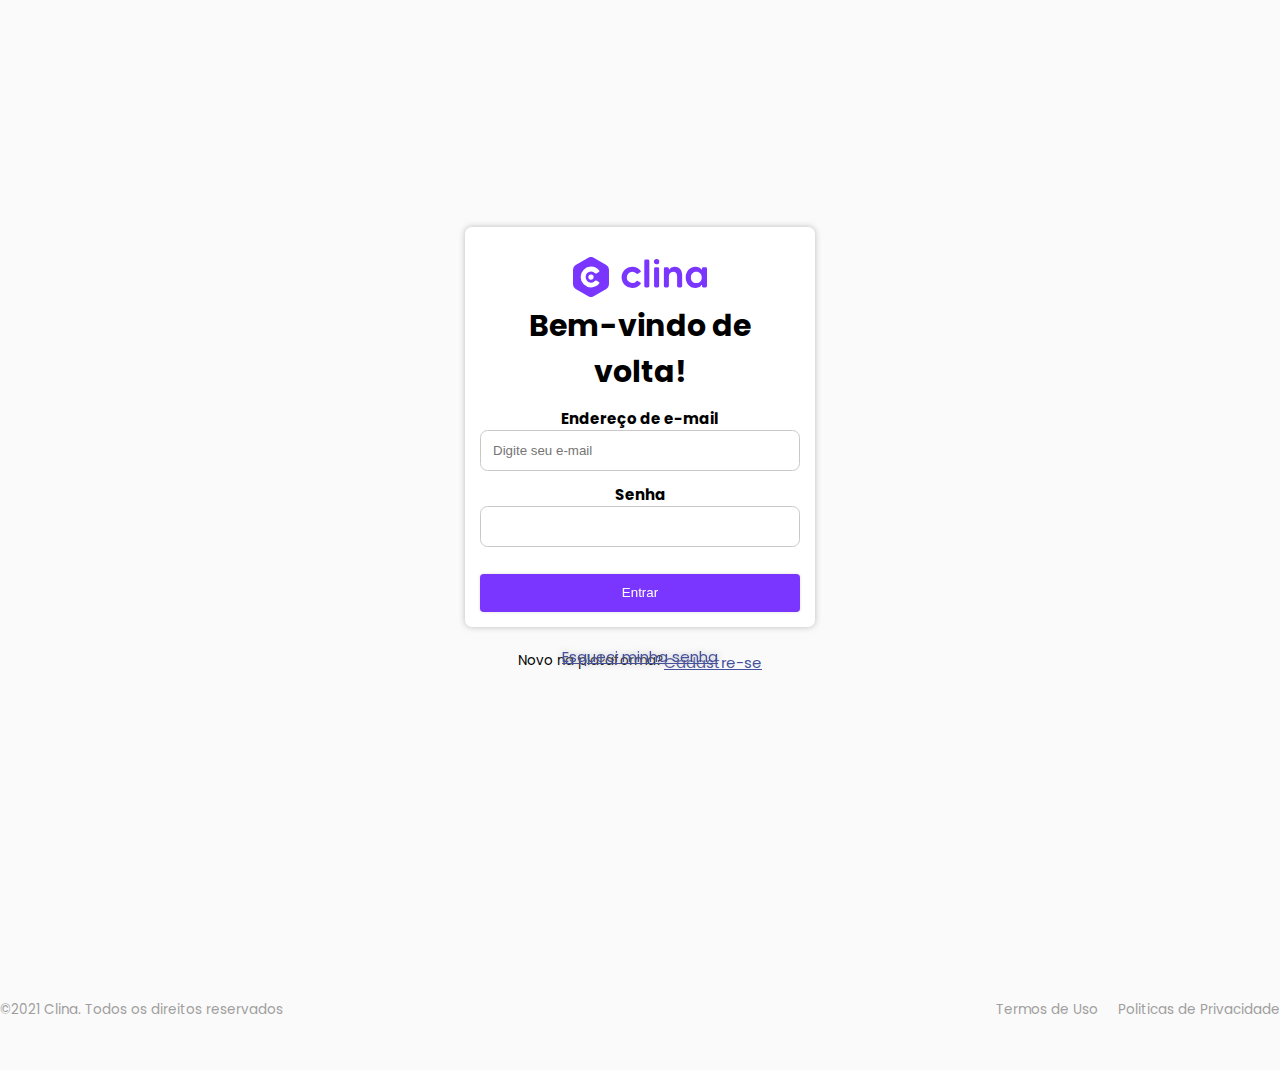
<file: index.html>
<!DOCTYPE html>
<html lang="en">
<head>
    <meta charset="UTF-8">
    <meta http-equiv="X-UA-Compatible" content="IE=edge">
    <meta name="viewport" content="width=device-width, initial-scale=1.0">
    <title>Login</title>
    <link rel="stylesheet" href="./styles.css">
    <link rel="stylesheet" href="./global.css">
    <link rel="preconnect" href="https://fonts.googleapis.com">
    <link rel="preconnect" href="https://fonts.gstatic.com" crossorigin>
    <link
        href="https://fonts.googleapis.com/css2?family=Poppins:ital,wght@0,100;0,200;0,400;0,700;1,100;1,200;1,400;1,700&display=swap"
        rel="stylesheet">

</head>
<body>
    <section class ="wrapper">
        <div id="container"><img id ="logo" src="/assets/clina-logo.svg">
        <h1>Bem-vindo de volta!</h1>
        <form>
        <div class="input-group">
            <h4 class="title" for="mail">Endereço de e-mail</h4>
            <input type="mail" id="mail" name="mail" placeholder="Digite seu e-mail"/>
        </div>

        <div class="input-group">
            <h4 class=" title" for="password">Senha</h4>
            <input type="password" id="pass" name="password"/>
        </div>

        <div class="input-group actions">
            <button>Entrar</button>
            <a href="#" class="forgot"> Esqueci minha senha</a>
        </div>
        </form> 
    </div>      
    <div id="footer"><p>Novo na plataforma?</p> 
        <a href="#" class="sign">Cadastre-se</a> 
    </div>
    </section>

    <footer>
        <div><p>©2021 Clina. Todos os direitos reservados</p></div>
        <div class="link"><p>Termos de Uso</p>
        <p>Politicas de Privacidade</p></div>
    </footer>
  

</body>
</html>
</file>
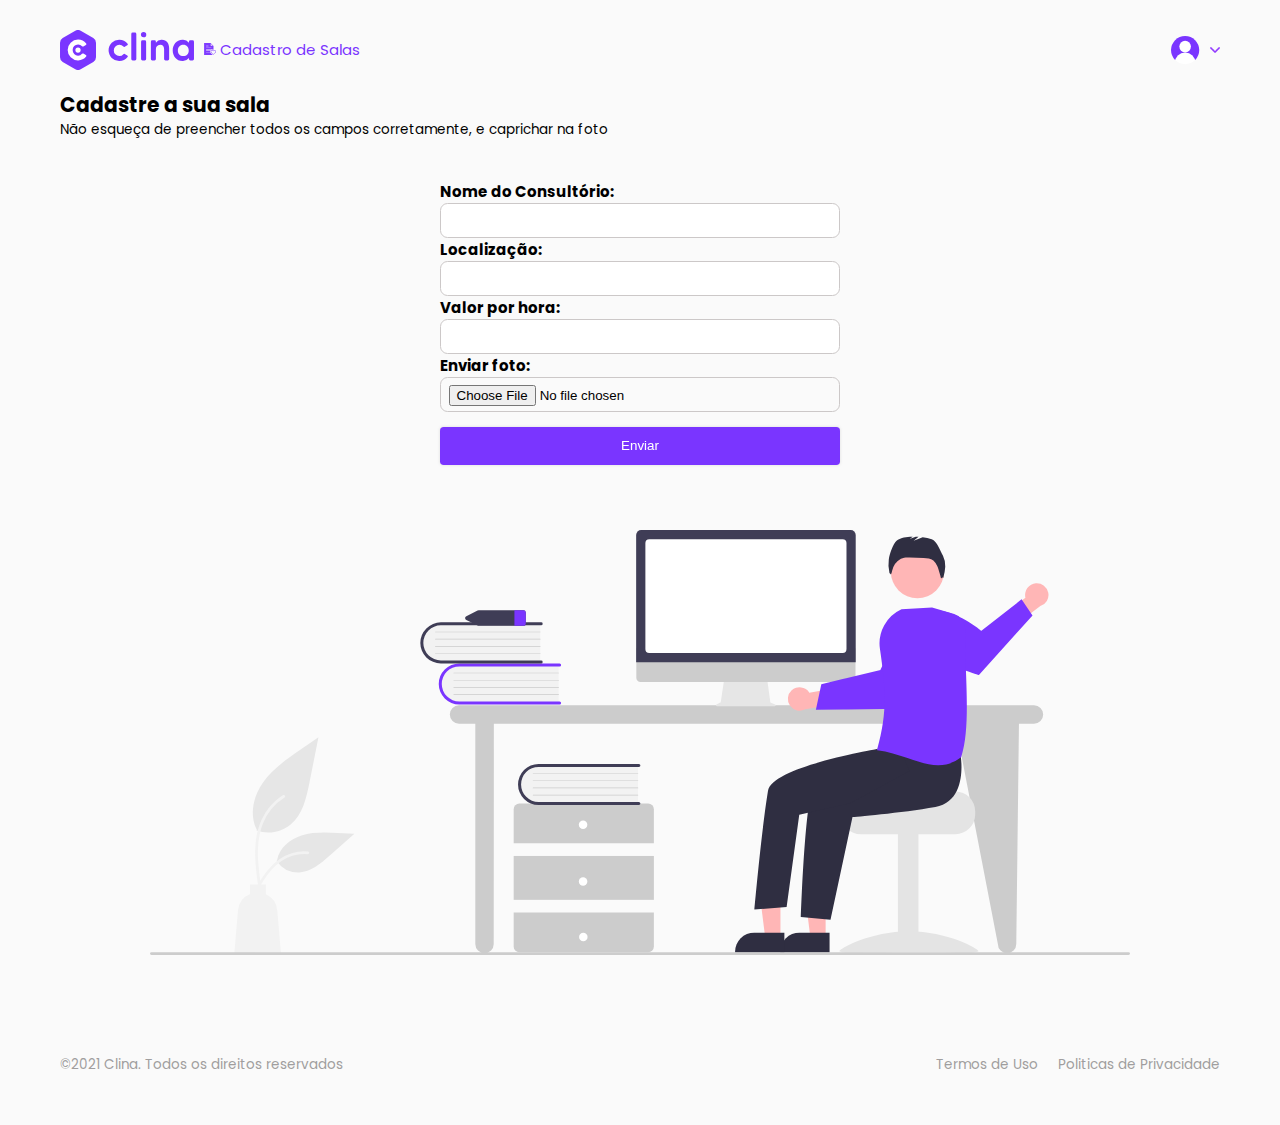
<file: registration.html>
<!DOCTYPE html>
<html lang="en">

<head>
    <meta charset="UTF-8">
    <meta http-equiv="X-UA-Compatible" content="IE=edge">
    <meta name="viewport" content="width=device-width, initial-scale=1.0">
    <title>Cadastro de Salas</title>
    <link rel="stylesheet" href="./global.css">
    <link rel="stylesheet" href="./registerstyles.css">
    <link rel="preconnect" href="https://fonts.googleapis.com">
    <link rel="preconnect" href="https://fonts.gstatic.com" crossorigin>
    <link
        href="https://fonts.googleapis.com/css2?family=Poppins:ital,wght@0,100;0,200;0,400;0,700;1,100;1,200;1,400;1,700&display=swap"
        rel="stylesheet">
</head>

<body>
    <header>
        <div class="wrap">
            <div>
                <img src="/assets/clina-logo.svg" />
                <div>
                    <img class="icon" name="relogio" src="/assets/file.svg" />
                    Cadastro de Salas
                </div>
            </div>
            <div>
                <img id="profile" name="icone" src="/assets/abstract-user-flat-4.svg" />
                <img id="set" name="set" src="/assets/seta-para-baixo.png" />
            </div>
        </div>
    </header>

    <div class="menu">
        <h2>Cadastre a sua sala</h2>
         Não esqueça de preencher todos os campos corretamente, e caprichar na foto 

    </div>
    <div class="register">
        <form class="registration">
            <label><b>Nome do Consultório:</b></label>
            <input type="text">
            <label><b>Localização:</b></label>
            <input type="text">
            <label><b>Valor por hora:</b></label>
            <input type="number">
            <label><b>Enviar foto:</b></label>
            <input type="file">

            <button>Enviar</button>
            </div>
            </div>
        </form>
    </div> 

    <div>
        <div class="register">
            <div class="hello"> <img src="/assets/undraw_Hello_re_3evm.svg"/>
            </div>
        </div>
       
    </div>
<footer>
    <div><p>©2021 Clina. Todos os direitos reservados</p></div>
    <div class="link"><p>Termos de Uso</p>
    <p>Politicas de Privacidade</p></div>
</footer>

</body>

</html>
</file>
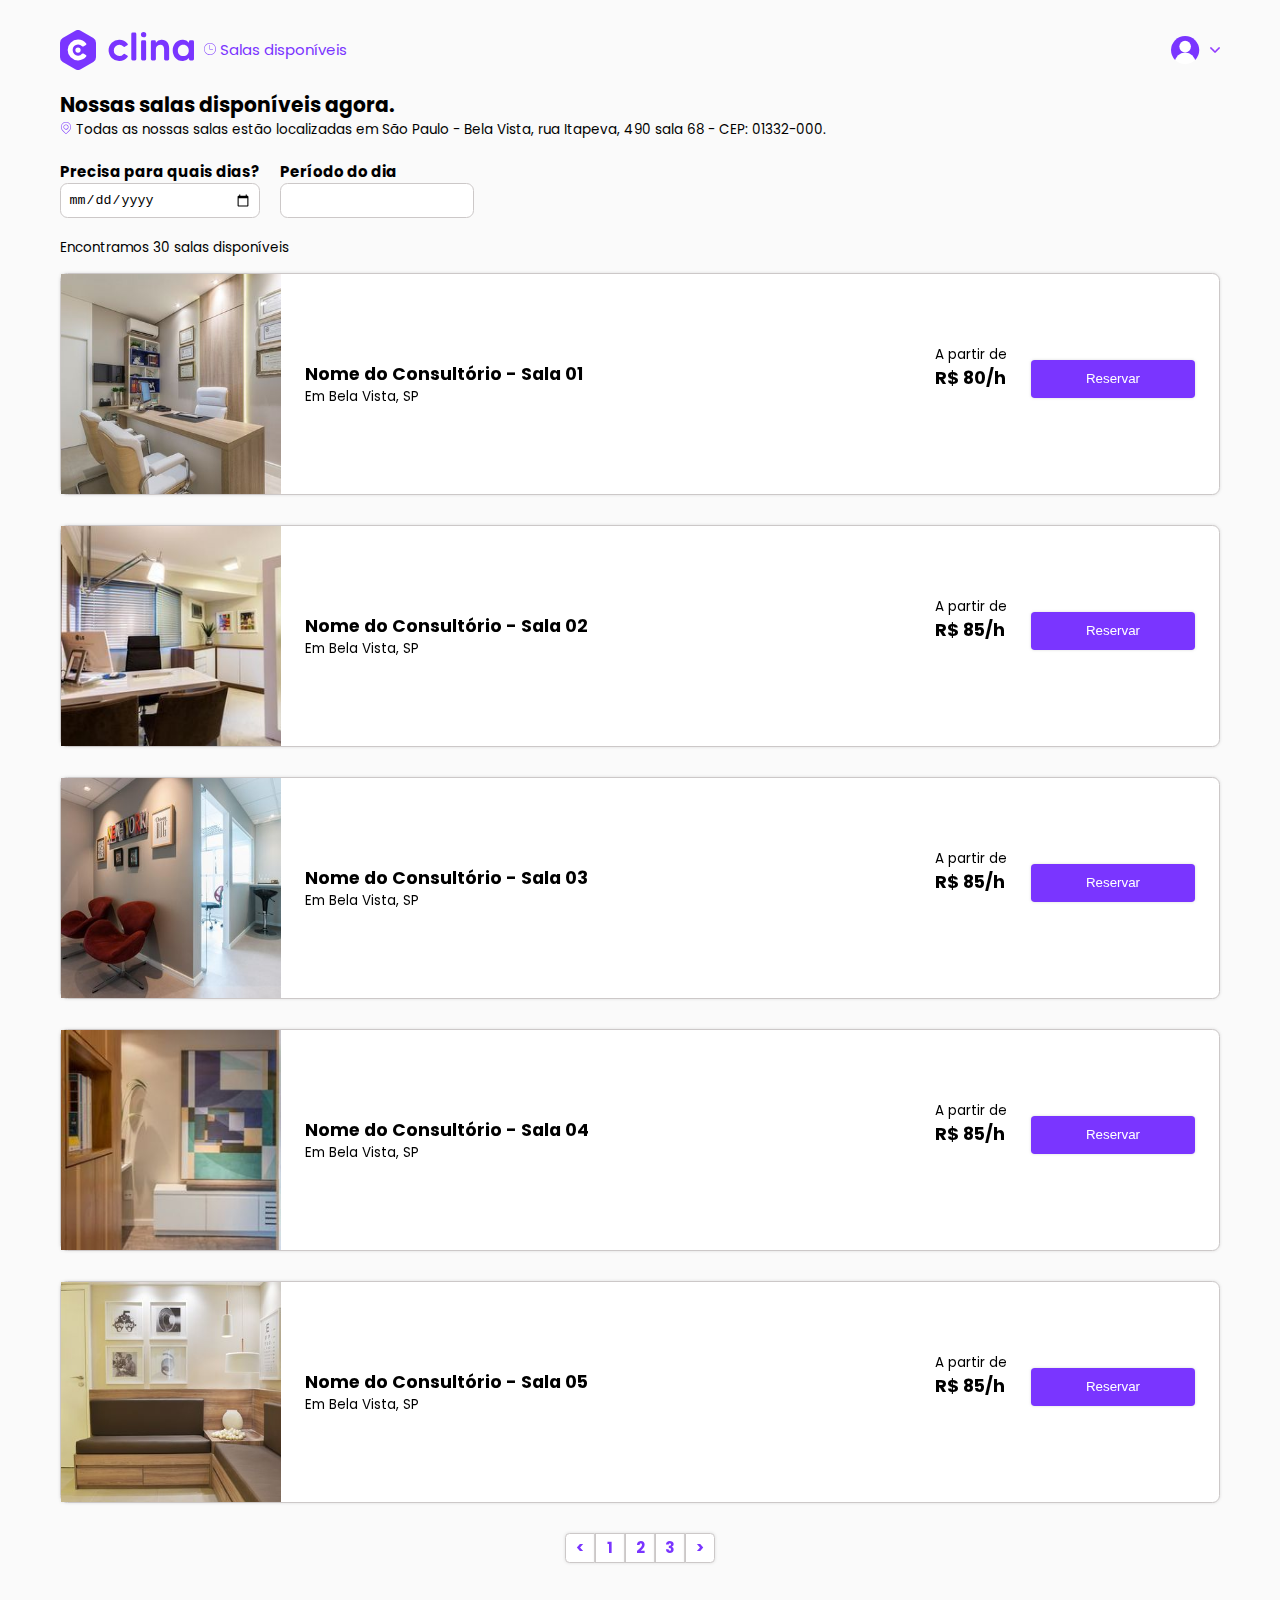
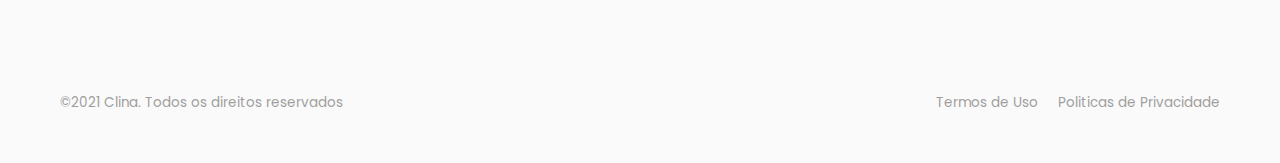
<file: rooms.html>
<!DOCTYPE html>
<html lang="en">
<head>
    <meta charset="UTF-8">
    <meta http-equiv="X-UA-Compatible" content="IE=edge">
    <meta name="viewport" content="width=device-width, initial-scale=1.0">
    <title>Salas Disponíveis</title>
    <link rel="stylesheet" href="./global.css">
    <link rel="stylesheet" href="./roomstyles.css">
    <link rel="preconnect" href="https://fonts.googleapis.com">
    <link rel="preconnect" href="https://fonts.gstatic.com" crossorigin>
    <link
        href="https://fonts.googleapis.com/css2?family=Poppins:ital,wght@0,100;0,200;0,400;0,700;1,100;1,200;1,400;1,700&display=swap"
        rel="stylesheet">
</head>
<body>
    <header>
        <div class="wrap">
            <div>
                <img src="/assets/clina-logo.svg"/>
                <div>
                    <img class="icon" name="relogio" src="/assets/iconmonstr-clock-thin.svg"/>
                    Salas disponíveis
                </div>
            </div>
            <div>
                <img id="profile" name="icone" src="/assets/abstract-user-flat-4.svg"/>
                <img id="set" name="set" src="/assets/seta-para-baixo.png"/>
            </div>
        </div>
    </header>

    <div class="menu">
        <h2>Nossas salas disponíveis agora.</h2>
        <img class ="icon"src="/assets/map.svg"/> Todas as nossas salas estão localizadas em São Paulo - Bela Vista, rua Itapeva, 490 sala 68 - CEP: 01332-000.
     
    </div>

    <form>
       <div> <label for="date"><b>Precisa para quais dias?</b></label><br>
        <input type="date"name="date"/></div>

        <div><label for="day"><b>Período do dia</b></label><br>
            <input list ="day"/>
            <datalist id="day">
                <option value="Todos">
                <option value="Manhã">
                <option value="Tarde">
                <option value="Noite">
            </datalist>              
        </div>        
    </form>

    <div class="result">Encontramos 30 salas disponíveis</p></div>

    <section>
        <div class="container">
            <div class="info">
                <div>
                    <img src="/assets/sala1.jpg" width="220px"/>
                </div>
                <div>
                    <h3>Nome do Consultório - Sala 01</h3>
                    <p>Em Bela Vista, SP</p>
                </div>
            </div>
            <div class="price">
                <div>
                    <p>A partir de</p>
                    <h3>R$ 80/h</h3>
                </div>
                <button>Reservar</button>
            </div>
        </div> 
    </section>

    <section>
        <div class="container">
            <div class="info">
                <div>
                    <img src="/assets/sala2.jpg" width="220px"/>
                </div>
                <div>
                    <h3>Nome do Consultório - Sala 02</h3>
                    <p>Em Bela Vista, SP</p>
                </div>
            </div>
            <div class="price">
                <div>
                    <p>A partir de</p>
                    <h3>R$ 85/h</h3>
                </div>
                <button>Reservar</button>
            </div>
        </div> 
    </section>

    <section>
        <div class="container">
            <div class="info">
                <div>
                    <img src="/assets/sala3.jpg" width="220px"/>
                </div>
                <div>
                    <h3>Nome do Consultório - Sala 03</h3>
                    <p>Em Bela Vista, SP</p>
                </div>
            </div>
            <div class="price">
                <div>
                    <p>A partir de</p>
                    <h3>R$ 85/h</h3>
                </div>
                <button>Reservar</button>
            </div>
        </div> 
    </section>

    <section>
        <div class="container">
            <div class="info">
                <div>
                    <img src="/assets/sala4.jpg" width="220px"/>
                </div>
                <div>
                    <h3>Nome do Consultório - Sala 04</h3>
                    <p>Em Bela Vista, SP</p>
                </div>
            </div>
            <div class="price">
                <div>
                    <p>A partir de</p>
                    <h3>R$ 85/h</h3>
                </div>
                <button>Reservar</button>
            </div>
        </div> 
    </section>

    <section>
        <div class="container">
            <div class="info">
                <div>
                    <img src="/assets/sala5.jpg" width="220px"/>
                </div>
                <div>
                    <h3>Nome do Consultório - Sala 05</h3>
                    <p>Em Bela Vista, SP</p>
                </div>
            </div>
            <div class="price">
                <div>
                    <p>A partir de</p>
                    <h3>R$ 85/h</h3>
                </div>
                <button>Reservar</button>
            </div>
        </div> 
    </section>

    <div class="menu-pages">
        <div class="pages"><b>&lt</b></div>
        <div class="pages"><b>1</b></div>
        <div class="pages"><b>2</b></div>
        <div class="pages"><b>3</b></div>
        <div class="pages"><b>&gt</b></div>
    </div>
    <footer>
        <div><p>©2021 Clina. Todos os direitos reservados</p></div>
        <div class="link"><p>Termos de Uso</p>
        <p>Politicas de Privacidade</p></div>
    </footer>
    
</body>
</html>
</file>
<file: styles.css>
body{
    background: var(--gray);
    font-family: "Poppins", sans-serif; 
    text-align: center;
    position: absolute;
    width:100%;
    min-height: 100vh;
  
}

#container {
    background: #FFFFFF;
    width: 350px;
    height: 400px;
    padding: 30px 15px 30px 15px;
    border-radius: 7px;
    filter: drop-shadow(0 0 0.20rem rgb(187, 186, 186));
}

.wrapper {
    width: 100%;
    height: 100vh;
    display:flex;
    gap: 24px;
    flex-direction: column;
    align-items: center;
    justify-content: center;
    position: relative;
    overflow-x: hidden;
  }

  .input-group {
    margin-top: 0.8rem;
    
}

.input-group.actions {
    justify-content: center;
    align-items: center;
    width: 100%;
    display: flex;
    gap: 8px;
    flex-direction: column;
}

.input-group.actions .button,
.input-group.actions button {
    width: 100%;

} 



input {
    border: solid 1px #ccc8c8;
    border-radius: 0.5rem;

    padding: 0.8rem;
    width: 100%;    
}


#footer {
    display: flex;
             
}

a {
    color: #45509C;
    text-decoration: undeline;
}
</file>
<file: global.css>
:root {
    --withe: #ffff;
    --grape: #7A35FF;
    --light-grape: #9360f8;
    --gray: #FAFAFA;
}

*{
    margin: 0;
    padding: 0; 
    box-sizing: border-box;
}

html{
    font-size: 93.75%;
}

button{
    width: 100%;
    height: 38px;
    margin-bottom: 25px;
    margin-top:15px;
    border:none;
    color: var(--withe);
    background: var(--grape);
    border-radius: 0.25rem;
    cursor: pointer;
    filter: drop-shadow(0 0 0.10rem rgb(219, 219, 219));
}

button:hover {
    background: var(--light-grape);
}

footer{
    color:#a09e9e;
    margin-top: 100px;
    margin-bottom:50px;
    display:flex;
    justify-content: space-between;
}

.link{
     display:flex;
     gap: 20px;
}

.link :hover{
    color:#7A35FF;
}

p {    
    font-size: 0.9rem;
}
</file>
<file: registerstyles.css>
body{
    background: var(--gray);
    font-family: "Poppins", sans-serif; 
    margin-left: 60px;
    margin-right: 60px;
    align-items: center;

}

#profile {
    width: 30px; 
    height: 30px;    
}

#set {
    width: 10px;
}

.icon {
    width: 12px; 
    height: 12px;    
}

input {
    border: solid 1px #ccc8c8;
    border-radius: 0.5rem;
    padding: 0.5rem;
    width: 100%;  
    height: 35px;  
}


.register{
    width: 100%;
    display:flex;
    flex-direction: column;
    align-items: center;
    justify-content: center;
    
    overflow-x: hidden;
    margin-top: 40px;
}

.registration{
    width: 400px;
}

.menu {
    
    font-size: 0.9rem;
    align-items: center;
    margin-bottom: 20px;
}

p {    
    font-size: 0.9rem;
}

.wrap {
    display: flex;
    font-size: 1rem;
    color: var(--grape);
    justify-content: space-between;
    align-items: center;
    gap: 30px;
    flex-direction:row;
    margin-top:30px;
    margin-bottom:20px;
}

.wrap > div {
    display: flex;
    align-items: center;
    gap: 10px;
}

.hello {
  
    align-items: center;
    justify-content: center;
    display: flex;
}

.hello img {
    max-width: 100%;
  }
</file>
<file: roomstyles.css>
body{
    background: var(--gray);
    font-family: "Poppins", sans-serif; 
    margin-left: 60px;
    margin-right: 60px;
}

#profile {
    width: 30px; 
    height: 30px;    
}

#set {
    width: 10px;
}

.icon {
    width: 12px; 
    height: 12px;    
}

input {
    border: solid 1px #ccc8c8;
    border-radius: 0.5rem;
    padding: 0.5rem;
    width: 100%;  
    height: 35px;  
}

.wrap {
    display: flex;
    font-size: 1rem;
    color: var(--grape);
    justify-content: space-between;
    align-items: center;
    gap: 30px;
    flex-direction:row;
    margin-top:30px;
    margin-bottom:20px;
}

.wrap > div {
    display: flex;
    align-items: center;
    gap: 10px;
}


form{
    display: flex;
    margin-bottom: 20px;
    gap: 20px;
}  

.menu {
    
    font-size: 0.9rem;
    align-items: center;
    margin-bottom: 20px;
}

p {    
    font-size: 0.9rem;
}

.result {
    font-size: 0.9rem;
    margin-bottom: 15px;
}

section {
    border: solid 1px #ccc8c8;
    border-radius: 0.5rem;
    background-color: #FFF;
    display: flex;  
    width: 100%;  
    margin-bottom: 30px;
    filter: drop-shadow(0 0 0.10rem rgb(219, 219, 219));
}

section:hover{
    border-color: var(--grape);
}

.container {
    width: 100%;
    align-items: center;
    display: flex;
}

.reserv-actions {
    width: 100%;
}

.info {
    flex: 1;
    display: flex;
    align-items: center;
    gap: 24px;
}

.info img {
    height: 100%;
    display: block;
}

.price {
    display: flex;
    gap: 24px;
    flex-shrink: 0;
    flex-grow: 0;
    padding: 0 24px;
}

.price div {
    flex-shrink: 0;
    flex-grow: 0;
}

.price button {
    min-width: 164px;
}

.menu-pages{
    display: flex;
    align-items: center;
    justify-content: center;
    font-size: 15px;
}

.pages{
    display: flex;
    flex-direction: column;
    color: var(--grape);
    background-color: #FFF;
    border: solid 1px #ccc8c8;
    justify-content: center;
    width: 30px;
    height:30px;
    align-items: center;
    margin-bottom: 30px;
    filter: drop-shadow(0 0 0.10rem rgb(219, 219, 219));
}

.menu-pages :hover{
    border-color: var(--grape);
}

.menu-pages :nth-child(1){
    border-radius: 0.3rem 0 0 0.3rem;
    
}

.menu-pages :nth-child(5){
    border-radius: 0 0.3rem 0.3rem 0;
    
}
</file>
